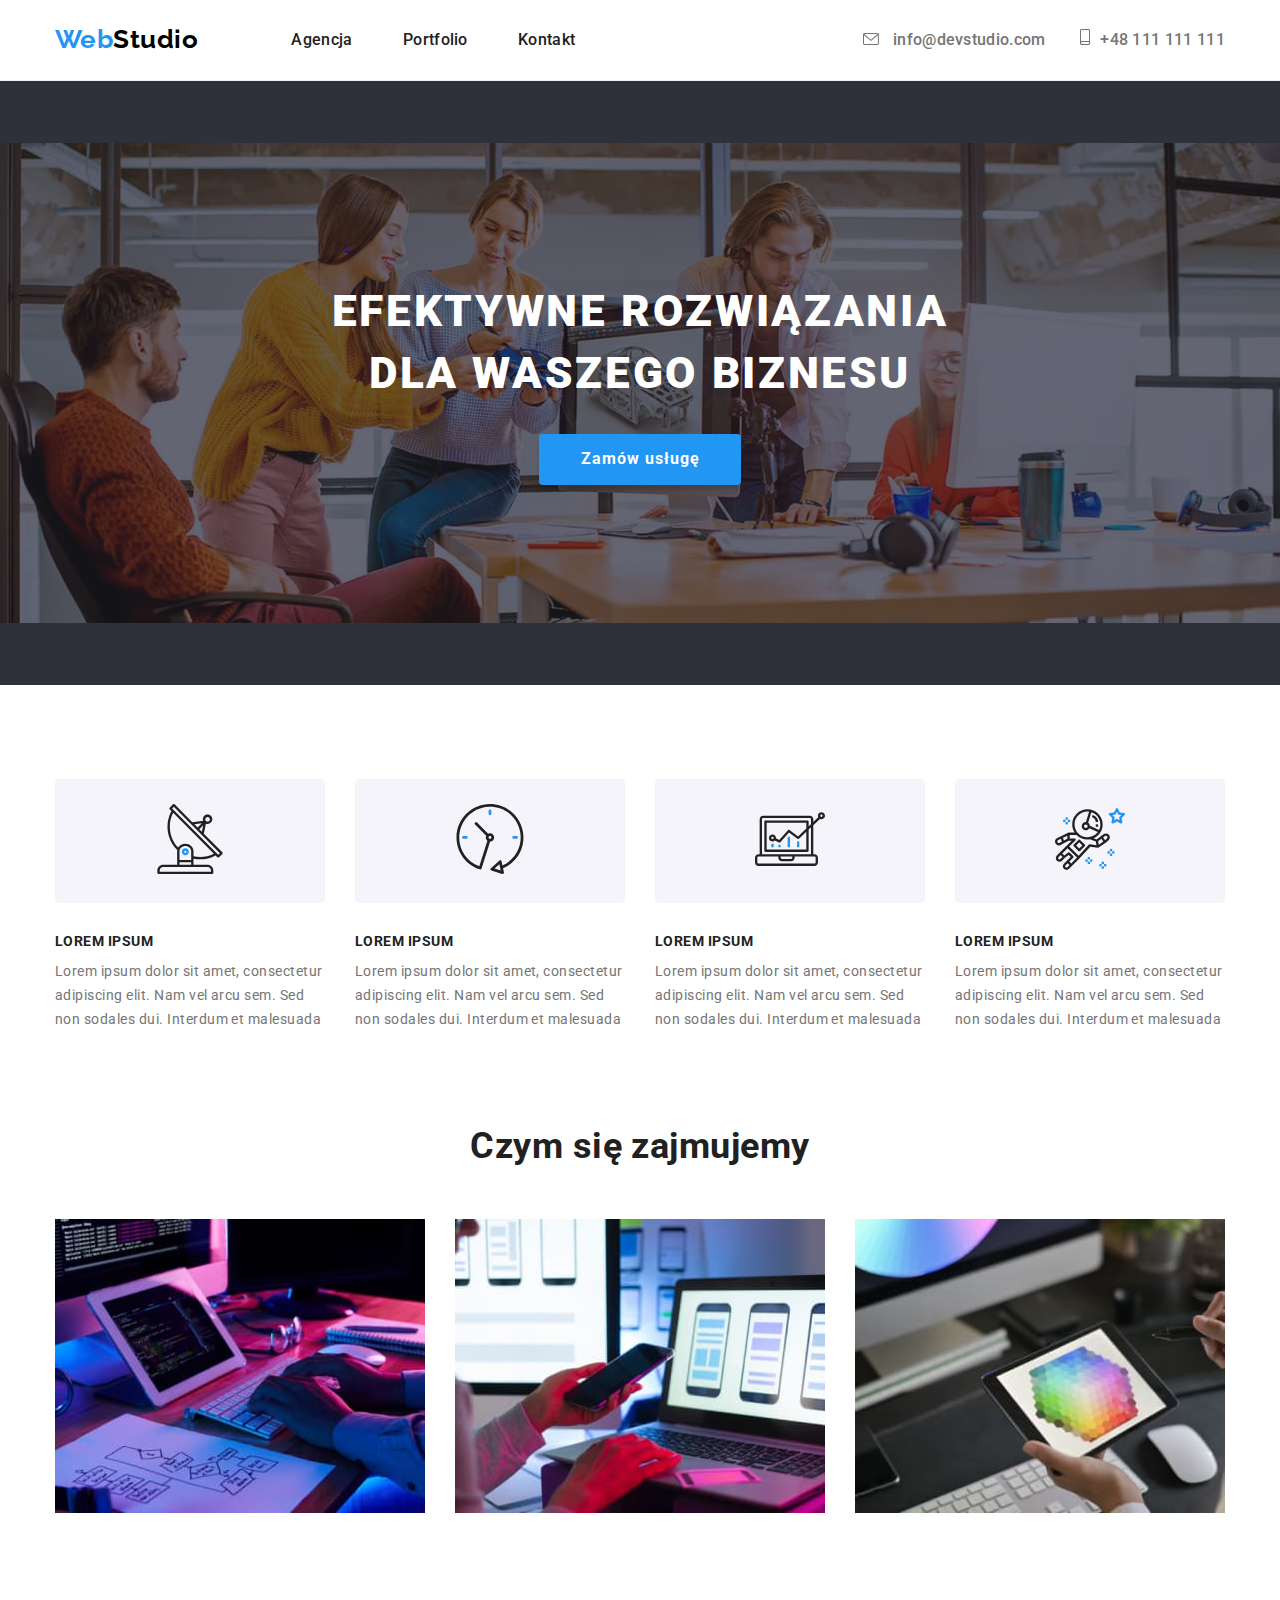
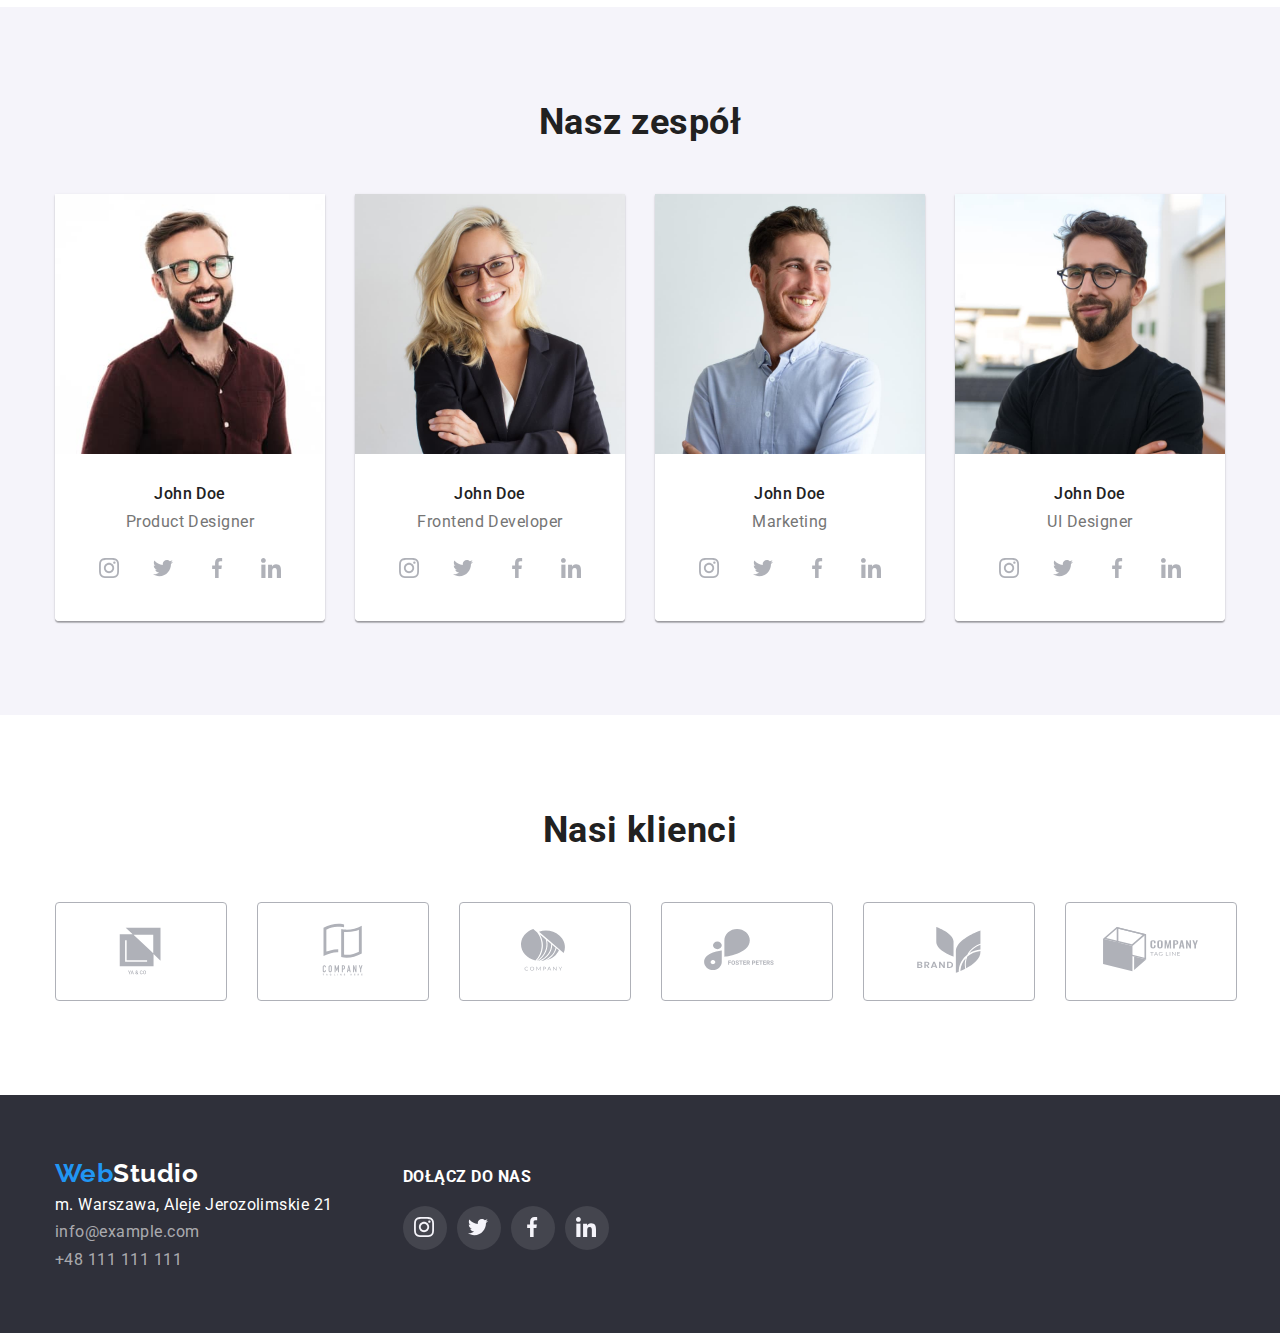
<file: index.html>
<!DOCTYPE html>
<html lang="pl">
  <head>
    <meta charset="utf-8" />
    <meta name="description" content="Nauka podstaw HTML5 dla początkujących" />
    <title>WebStudio</title>
    <link rel="stylesheet" href="./css/modern-normalize.css" />
    <link rel="stylesheet" href="./css/styles.css" />
    <link rel="preconnect" href="https://fonts.googleapis.com" />
    <link rel="preconnect" href="https://fonts.gstatic.com" crossorigin />
    <link
      href="https://fonts.googleapis.com/css2?family=Raleway:wght@700&family=Roboto:wght@400;500;700;900&display=swap"
      rel="stylesheet"
    />
  </head>
  <body>
    <header>
      <div class="container">
        <div class="page-header">
          <div class="navigation-bar">
            <a class="logo" href="./index.html"
              ><span class="highlight">Web</span>Studio</a
            >
            <nav class="navigation">
              <a href="#" class="link">Agencja</a>
              <a href="./portfolio.html" class="link">Portfolio</a>
              <a href="#" class="link">Kontakt</a>
            </nav>
          </div>
          <div class="contact-header">
            <a href="mailto:info@devstudio.com" class="contact">
              <svg class="header-icons" width="16" height="12">
                <use href="./images/icons.svg#icon-envelope"></use>
              </svg>
              info@devstudio.com</a
            >

            <a href="tel:+48111111111" class="contact"
              ><svg class="header-icons" width="10" height="16">
                <use href="./images/icons.svg#icon-smartphone"></use></svg
              >+48 111 111 111</a
            >
          </div>
        </div>
      </div>
    </header>
    <main>
      <section>
        <div class="main-section section">
          <h1 class="main-text">
            EFEKTYWNE ROZWIĄZANIA<br />DLA WASZEGO BIZNESU
          </h1>
          <button type="button" class="main-button">Zamów usługę</button>
        </div>
      </section>
      <section class="section">
        <div class="container">
          <ul class="title-list">
            <li class="title-list-item">
              <div class="title-picture">
                <svg class="title-icons" width="270" height="120">
                  <use href="./images/icons.svg#icon-antenna-1"></use>
                </svg>
              </div>
              <h3 class="title">LOREM IPSUM</h3>
              <p class="text">
                Lorem ipsum dolor sit amet, consectetur adipiscing elit. Nam vel
                arcu sem. Sed non sodales dui. Interdum et malesuada
              </p>
            </li>
            <li class="title-list-item">
              <div class="title-picture">
                <svg class="title-icons" width="270" height="120">
                  <use href="./images/icons.svg#icon-clock-1"></use>
                </svg>
              </div>
              <h3 class="title">LOREM IPSUM</h3>
              <p class="text">
                Lorem ipsum dolor sit amet, consectetur adipiscing elit. Nam vel
                arcu sem. Sed non sodales dui. Interdum et malesuada
              </p>
            </li>
            <li class="title-list-item">
              <div class="title-picture">
                <svg class="title-icons" width="270" height="120">
                  <use href="./images/icons.svg#icon-diagram-1"></use>
                </svg>
              </div>
              <h3 class="title">LOREM IPSUM</h3>
              <p class="text">
                Lorem ipsum dolor sit amet, consectetur adipiscing elit. Nam vel
                arcu sem. Sed non sodales dui. Interdum et malesuada
              </p>
            </li>
            <li class="title-list-item">
              <div class="title-picture">
                <svg class="title-icons" width="270" height="120">
                  <use href="./images/icons.svg#icon-astronaut-1"></use>
                </svg>
              </div>
              <h3 class="title">LOREM IPSUM</h3>
              <p class="text">
                Lorem ipsum dolor sit amet, consectetur adipiscing elit. Nam vel
                arcu sem. Sed non sodales dui. Interdum et malesuada
              </p>
            </li>
          </ul>
        </div>
      </section>
      <section class="section addition">
        <div class="container">
          <h2 class="section-title">Czym się zajmujemy</h2>
          <div class="section-one">
            <figure class="image">
              <img
                src="images/main1.jpg"
                alt="Projektowanie schematu strony."
                width="370"
                height="294"
              />
            </figure>
            <figure class="image">
              <img
                src="images/main2.jpg"
                alt="Dobór mobilnego układu strony."
                width="370"
                height="294"
              />
            </figure>
            <figure class="image">
              <img
                src="images/main3.jpg"
                alt="Wybór kolorów."
                width="370"
                height="294"
              />
            </figure>
          </div>
        </div>
      </section>
      <section class="section-title-backgroundsection section">
        <div class="container">
          <h2 class="section-title">Nasz zespół</h2>
          <div class="section-two">
            <figure class="team-card">
              <img
                src="images/team1.jpg"
                alt="Zdjęcie Johnego Doe."
                width="270"
                height="260"
              />
              <figcaption class="name-card">
                <h3 class="name">John Doe</h3>
                <p class="job">Product Designer</p>
                <div class="team-sm">
                  <a href="#" class="team-sm-icon-frame">
                    <svg class="team-sm-icons" width="20" height="20">
                      <use href="./images/icons.svg#icon-instagram-2"></use>
                    </svg>
                  </a>
                  <a href="#" class="team-sm-icon-frame">
                    <svg class="team-sm-icons" width="20" height="20">
                      <use href="./images/icons.svg#icon-twitter-1"></use>
                    </svg>
                  </a>
                  <a href="#" class="team-sm-icon-frame">
                    <svg class="team-sm-icons" width="20" height="20">
                      <use href="./images/icons.svg#icon-facebook-1"></use>
                    </svg>
                  </a>
                  <a href="#" class="team-sm-icon-frame">
                    <svg class="team-sm-icons" width="20" height="20">
                      <use href="./images/icons.svg#icon-linkedin-1"></use>
                    </svg>
                  </a>
                </div>
              </figcaption>
            </figure>
            <figure class="team-card">
              <img
                src="images/team2.jpg"
                alt="Zdjęcie Johnego Doe."
                width="270"
                height="260"
              />
              <figcaption class="name-card">
                <h3 class="name">John Doe</h3>
                <p class="job">Frontend Developer</p>
                <div class="team-sm">
                  <a href="#" class="team-sm-icon-frame">
                    <svg class="team-sm-icons" width="20" height="20">
                      <use href="./images/icons.svg#icon-instagram-2"></use>
                    </svg>
                  </a>
                  <a href="#" class="team-sm-icon-frame">
                    <svg class="team-sm-icons" width="20" height="20">
                      <use href="./images/icons.svg#icon-twitter-1"></use>
                    </svg>
                  </a>
                  <a href="#" class="team-sm-icon-frame">
                    <svg class="team-sm-icons" width="20" height="20">
                      <use href="./images/icons.svg#icon-facebook-1"></use>
                    </svg>
                  </a>
                  <a href="#" class="team-sm-icon-frame">
                    <svg class="team-sm-icons" width="20" height="20">
                      <use href="./images/icons.svg#icon-linkedin-1"></use>
                    </svg>
                  </a>
                </div>
              </figcaption>
            </figure>
            <figure class="team-card">
              <img
                src="images/team3.jpg"
                alt="Zdjęcie Johnego Doe."
                width="270"
                height="260"
              />
              <figcaption class="name-card">
                <h3 class="name">John Doe</h3>
                <p class="job">Marketing</p>
                <div class="team-sm">
                  <a href="#" class="team-sm-icon-frame">
                    <svg class="team-sm-icons" width="20" height="20">
                      <use href="./images/icons.svg#icon-instagram-2"></use>
                    </svg>
                  </a>
                  <a href="#" class="team-sm-icon-frame">
                    <svg class="team-sm-icons" width="20" height="20">
                      <use href="./images/icons.svg#icon-twitter-1"></use>
                    </svg>
                  </a>
                  <a href="#" class="team-sm-icon-frame">
                    <svg class="team-sm-icons" width="20" height="20">
                      <use href="./images/icons.svg#icon-facebook-1"></use>
                    </svg>
                  </a>
                  <a href="#" class="team-sm-icon-frame">
                    <svg class="team-sm-icons" width="20" height="20">
                      <use href="./images/icons.svg#icon-linkedin-1"></use>
                    </svg>
                  </a>
                </div>
              </figcaption>
            </figure>
            <figure class="team-card">
              <img
                src="images/team4.jpg"
                alt="Zdjęcie Johnego Doe."
                width="270"
                height="260"
              />
              <figcaption class="name-card">
                <h3 class="name">John Doe</h3>
                <p class="job">UI Designer</p>
                <div class="team-sm">
                  <div class="team-sm">
                    <a href="#" class="team-sm-icon-frame">
                      <svg class="team-sm-icons" width="20" height="20">
                        <use href="./images/icons.svg#icon-instagram-2"></use>
                      </svg>
                    </a>
                    <a href="#" class="team-sm-icon-frame">
                      <svg class="team-sm-icons" width="20" height="20">
                        <use href="./images/icons.svg#icon-twitter-1"></use>
                      </svg>
                    </a>
                    <a href="#" class="team-sm-icon-frame">
                      <svg class="team-sm-icons" width="20" height="20">
                        <use href="./images/icons.svg#icon-facebook-1"></use>
                      </svg>
                    </a>
                    <a href="#" class="team-sm-icon-frame">
                      <svg class="team-sm-icons" width="20" height="20">
                        <use href="./images/icons.svg#icon-linkedin-1"></use>
                      </svg>
                    </a>
                  </div>
              </figcaption>
            </figure>
          </div>
        </div>
      </section>
      <section class="our-customers section">
        <div class="container">
          <h2 class="section-title">Nasi klienci</h2>
          <div class="customer-box">
            <div class="customers-picture">
              <svg class="customer-icons" width="170" height="92">
                <use href="./images/icons.svg#icon-Logo"></use>
              </svg>
            </div>
            <div class="customers-picture">
              <svg class="customer-icons" width="170" height="92">
                <use href="./images/icons.svg#icon-Logo-2"></use>
              </svg>
            </div>
            <div class="customers-picture">
              <svg class="customer-icons" width="170" height="92">
                <use href="./images/icons.svg#icon-Logo-3"></use>
              </svg>
            </div>
            <div class="customers-picture">
              <svg class="customer-icons" width="170" height="92">
                <use href="./images/icons.svg#icon-Logo-4"></use>
              </svg>
            </div>
            <div class="customers-picture">
              <svg class="customer-icons" width="170" height="92">
                <use href="./images/icons.svg#icon-Logo-5"></use>
              </svg>
            </div>
            <div class="customers-picture">
              <svg class="customer-icons" width="170" height="92">
                <use href="./images/icons.svg#icon-Logo-6"></use>
              </svg>
            </div>
          </div>
        </div>
      </section>
    </main>
    <footer class="footer">
      <div class="container">
        <div class="footer-section">
          <div class="data">
            <p class="logo-footer"><span class="highlight">Web</span>Studio</p>
            <address class="address">
              m. Warszawa, Aleje Jerozolimskie 21 <br />
              <a href="mailto:info@example.com" class="contact-footer"
                >info@example.com</a
              >
              <br />
              <a href="tel:+48111111111" class="contact-footer"
                >+48 111 111 111</a
              >
            </address>
          </div>
          <div class="social-media">
            <p class="sm-text">DOŁĄCZ DO NAS</p>
            <div class="sm-icons-panel">
                <a href="#" class="sm-icon-frame">
                  <svg class="sm-icons" width="20" height="20">
                    <use href="./images/icons.svg#icon-instagram-2"></use>
                  </svg>
                </a>
                <a href="#" class="sm-icon-frame">
                  <svg class="sm-icons" width="20" height="20">
                    <use href="./images/icons.svg#icon-twitter-1"></use>
                  </svg>
                </a>
                <a href="#" class="sm-icon-frame">
                  <svg class="sm-icons" width="20" height="20">
                    <use href="./images/icons.svg#icon-facebook-1"></use>
                  </svg>
                </a>
                <a href="#" class="sm-icon-frame">
                  <svg class="sm-icons" width="20" height="20">
                    <use href="./images/icons.svg#icon-linkedin-1"></use>
                  </svg>
                </a>
            </div>
          </div>
        </div>
      </div>
    </footer>
  </body>
</html>
</file>
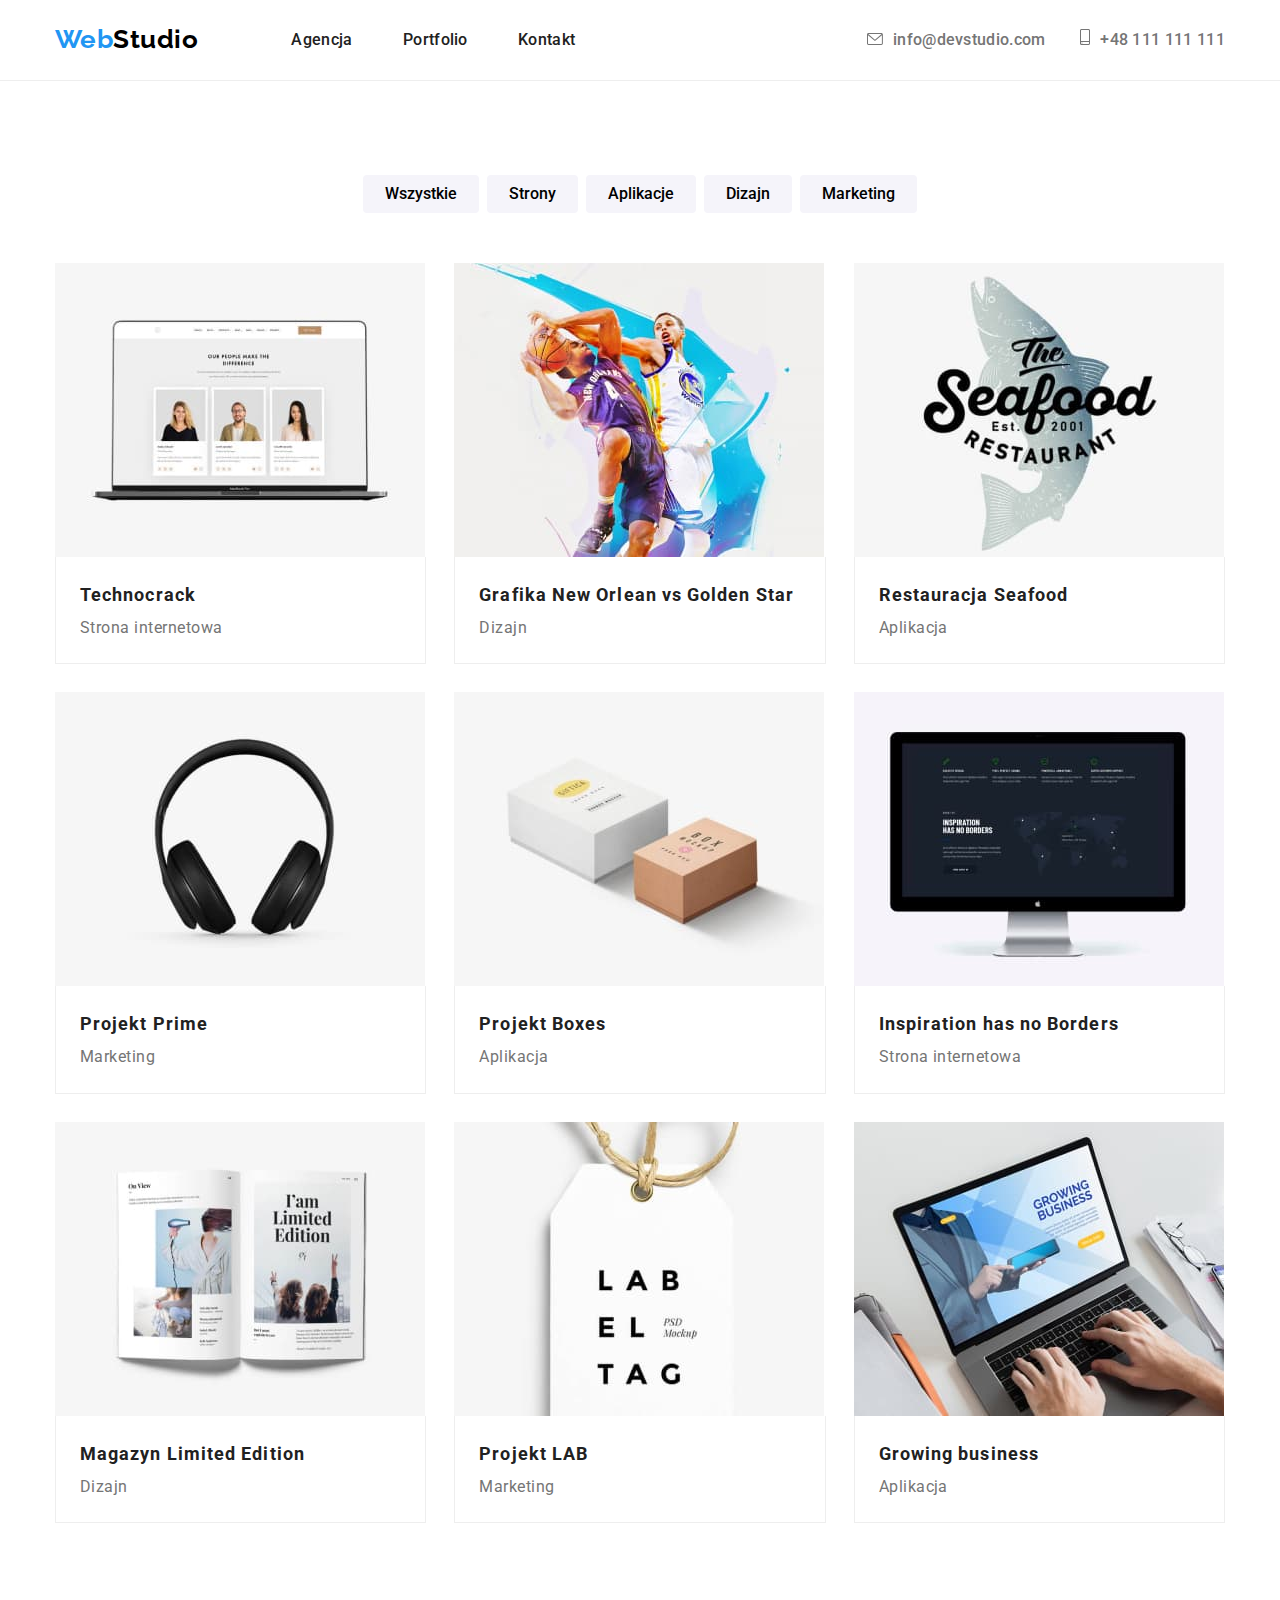
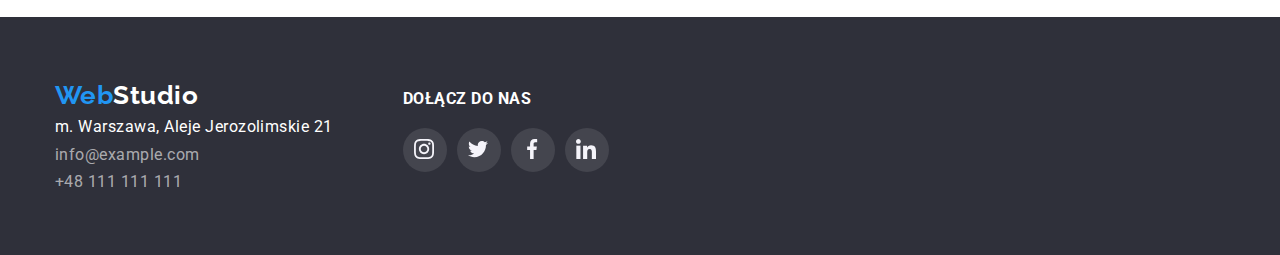
<file: portfolio.html>
<!DOCTYPE html>
<html lang="pl">
  <head>
    <meta charset="utf-8" />
    <meta
      name="portfolio"
      content="Projekty graficzne dla różnych produktów."
    />
    <title>WebStudio</title>
    <link rel="stylesheet" href="./css/modern-normalize.css" />
    <link rel="stylesheet" href="./css/styles.css" />
    <link rel="preconnect" href="https://fonts.googleapis.com" />
    <link rel="preconnect" href="https://fonts.gstatic.com" crossorigin />
    <link
      href="https://fonts.googleapis.com/css2?family=Raleway:wght@700&family=Roboto:wght@400;500;700;900&display=swap"
      rel="stylesheet"
    />
  </head>
  <body>
    <header>
      <div class="container">
        <div class="page-header">
          <div class="navigation-bar">
            <a class="logo" href="./index.html"
              ><span class="highlight">Web</span>Studio</a
            >
            <nav class="navigation">
              <a href="#" class="link">Agencja</a>
              <a href="./portfolio.html" class="link">Portfolio</a>
              <a href="#" class="link">Kontakt</a>
            </nav>
          </div>
          <div class="contact-header">
            <a href="mailto:info@devstudio.com" class="contact">
              <svg class="header-icons" width="16" height="12">
                <use href="./images/icons.svg#icon-envelope"></use></svg
              >info@devstudio.com</a
            >

            <a href="tel:+48111111111" class="contact"
              ><svg class="header-icons" width="10" height="16">
                <use href="./images/icons.svg#icon-smartphone"></use></svg
              >+48 111 111 111</a
            >
          </div>
        </div>
      </div>
    </header>
    <main>
      <section class="section">
        <div class="container">
          <ul class="category-buttons">
            <li><button type="button" class="button">Wszystkie</button></li>
            <li><button type="button" class="button">Strony</button></li>
            <li><button type="button" class="button">Aplikacje</button></li>
            <li><button type="button" class="button">Dizajn</button></li>
            <li><button type="button" class="button">Marketing</button></li>
          </ul>
          <div class="items">
            <figure class="item-box">
              <img
                class="item-image"
                src="images/technocrack-website.jpg"
                alt="Widok strony internetowej Technocrack."
                width="370"
                height="294"
              />
              <figcaption class="portfolio-title">
                <h3 class="portfolio-name">Technocrack</h3>
                <p class="portfolio-type">Strona internetowa</p>
              </figcaption>
            </figure>
            <figure class="item-box">
              <img
                class="item-image"
                src="images/basketball-graphics.jpg"
                alt="Zdjęcie dwóch koszykarzy"
                width="370"
                height="294"
              />
              <figcaption class="portfolio-title">
                <h3 class="portfolio-name">
                  Grafika New Orlean vs Golden Star
                </h3>
                <p class="portfolio-type">Dizajn</p>
              </figcaption>
            </figure>
            <figure class="item-box">
              <img
                class="item-image"
                src="images/seafood-logo.jpg"
                alt="Logo The Seafood Restaurant"
                width="370"
                height="294"
              />
              <figcaption class="portfolio-title">
                <h3 class="portfolio-name">Restauracja Seafood</h3>
                <p class="portfolio-type">Aplikacja</p>
              </figcaption>
            </figure>
            <figure class="item-box">
              <img
                class="item-image"
                src="images/headphones.jpg"
                alt="Zdjęcie słuchawek nausznych."
                width="370"
                height="294"
              />
              <figcaption class="portfolio-title">
                <h3 class="portfolio-name">Projekt Prime</h3>
                <p class="portfolio-type">Marketing</p>
              </figcaption>
            </figure>
            <figure class="item-box">
              <img
                class="item-image"
                src="images/projekt-boxes.jpg"
                alt="Zdjęcie pudełek."
                width="370"
                height="294"
              />
              <figcaption class="portfolio-title">
                <h3 class="portfolio-name">Projekt Boxes</h3>
                <p class="portfolio-type">Aplikacja</p>
              </figcaption>
            </figure>
            <figure class="item-box">
              <img
                class="item-image"
                src="images/no-borders-inspirations.jpg"
                alt="Widok strony internetowej Inspiration has no Borders."
                width="370"
                height="294"
              />
              <figcaption class="portfolio-title">
                <h3 class="portfolio-name">Inspiration has no Borders</h3>
                <p class="portfolio-type">Strona internetowa</p>
              </figcaption>
            </figure>
            <figure class="item-box">
              <img
                class="item-image"
                src="images/limited-edition-magazine.jpg"
                alt="Zdjęcie magazynu Limited Edition."
                width="370"
                height="294"
              />
              <figcaption class="portfolio-title">
                <h3 class="portfolio-name">Magazyn Limited Edition</h3>
                <p class="portfolio-type">Dizajn</p>
              </figcaption>
            </figure>
            <figure class="item-box">
              <img
                class="item-image"
                src="images/projekt-lab.jpg"
                alt="Zdjęcie etykiety."
                width="370"
                height="294"
              />
              <figcaption class="portfolio-title">
                <h3 class="portfolio-name">Projekt LAB</h3>
                <p class="portfolio-type">Marketing</p>
              </figcaption>
            </figure>
            <figure class="item-box">
              <img
                class="item-image"
                src="images/growing-business.jpg"
                alt="Widok aplikacji Growing business"
                width="370"
                height="294"
              />
              <figcaption class="portfolio-title">
                <h3 class="portfolio-name">Growing business</h3>
                <p class="portfolio-type">Aplikacja</p>
              </figcaption>
            </figure>
          </div>
        </div>
      </section>
    </main>
    <footer class="footer">
      <div class="container">
        <div class="footer-section">
          <div class="data">
            <p class="logo-footer"><span class="highlight">Web</span>Studio</p>
            <address class="address">
              m. Warszawa, Aleje Jerozolimskie 21 <br />
              <a href="mailto:info@example.com" class="contact-footer"
                >info@example.com</a
              >
              <br />
              <a href="tel:+48111111111" class="contact-footer"
                >+48 111 111 111</a
              >
            </address>
          </div>
          <div class="social-media">
            <p class="sm-text">DOŁĄCZ DO NAS</p>
            <div class="sm-icons-panel">
              <a href="#" class="sm-icon-frame">
                <svg class="sm-icons" width="20" height="20">
                  <use href="./images/icons.svg#icon-instagram-2"></use>
                </svg>
              </a>
              <a href="#" class="sm-icon-frame">
                <svg class="sm-icons" width="20" height="20">
                  <use href="./images/icons.svg#icon-twitter-1"></use>
                </svg>
              </a>
              <a href="#" class="sm-icon-frame">
                <svg class="sm-icons" width="20" height="20">
                  <use href="./images/icons.svg#icon-facebook-1"></use>
                </svg>
              </a>
              <a href="#" class="sm-icon-frame">
                <svg class="sm-icons" width="20" height="20">
                  <use href="./images/icons.svg#icon-linkedin-1"></use>
                </svg>
              </a>
            </div>
          </div>
        </div>
      </div>
    </footer>
  </body>
</html>
</file>
<file: css/styles.css>
:root {
  --highlights: #2196f3;
  --titles: #212121;
  --logo: #000000;
  --mainandaddress: #ffffff;
  --dark-grey: #2f303a;
  --cream: #f5f4fa;
  --light-grey: #757575;
}

h1,
h2,
h3,
p,
ul,
figure {
  margin: 0;
}

ul {
  padding: 0;
  list-style: none;
}

a {
  color: inherit;
  text-decoration: none;
}

img {
  display: block;
}

body {
  font-family: "Roboto", "Montserrat", "Open Sans", "Arial", sans-serif;
  color: var(--titles);
  letter-spacing: 0.03em;
  margin: 0;
}

.section {
  padding-top: 94px;
  padding-bottom: 94px;
}

.container {
  max-width: 1200px;
  padding-left: 15px;
  padding-right: 15px;
  margin: 0 auto;
}

.logo {
  font-weight: 700;
  font-size: 26px;
  color: var(--logo);
  font-family: "Raleway", sans-serif;
  line-height: 1.2;
  margin-right: 93px;
}
.highlight {
  color: var(--highlights);
}
.navigation {
  font-weight: 500;
  line-height: 1.2;
  letter-spacing: 0.02em;
}

.link:not(:last-child) {
  margin-right: 46px;
}

.link:focus,
.link:active,
.link:hover {
  color: var(--highlights);
}

.contact {
  font-weight: 500;
  color: var(--light-grey);
  line-height: 1.2;
  letter-spacing: 0.02em;
  fill: var(--light-grey);
}

.contact:last-child {
  margin-left: 30px;
}

.contact:focus,
.contact:active,
.contact:hover {
  color: var(--highlights);
  fill: var(--highlights);
}

.main-section {
  background-image: linear-gradient(
      to top,
      rgba(47, 48, 58, 0.4),
      rgba(47, 48, 58, 0.4)
    ),
    url("../images/background-image.jpg");

  background-color: var(--dark-grey);
  background-repeat: no-repeat;
  background-size: contain;
  background-position: 50% 50%;
  display: flex;
  flex-direction: column;
  align-items: center;
  justify-content: center;
  padding-top: 200px;
  padding-bottom: 200px;
}

.main-text {
  font-weight: 900;
  font-size: 44px;
  color: var(--mainandaddress);
  line-height: 1.4;
  text-align: center;
  letter-spacing: 0.06em;
  margin-bottom: 30px;
}

.main-button {
  background-color: var(--highlights);
  color: var(--mainandaddress);
  font-weight: 700;
  font-size: 16px;
  cursor: pointer;
  line-height: 1.9;
  letter-spacing: 0.06em;
  padding-top: 10px;
  padding-bottom: 10px;
  padding-left: 42px;
  padding-right: 41px;
  text-align: center;
  border-radius: 4px;
  border: 0;
  box-shadow: 0px 4px 4px rgba(0, 0, 0, 0.15);
}

.category-buttons {
  display: flex;
  justify-content: center;
  align-items: center;
  gap: 8px;
  margin-bottom: 50px;
}
.category-buttons:focus {
  color: var(--highlights);
}

.button {
  font-weight: 500;
  font-size: 16px;
  cursor: pointer;
  line-height: 1.6;
  padding-left: 22px;
  padding-right: 22px;
  padding-top: 6px;
  padding-bottom: 6px;
  border-radius: 4px;
  background-color: var(--cream);
  border: 0;
}

.button:focus,
.button:active,
.button:hover {
  background-color: var(--highlights);
  color: var(--mainandaddress);
  box-shadow: 0px 3px 1px rgba(0, 0, 0, 0.1), 0px 1px 2px rgba(0, 0, 0, 0.08),
    0px 2px 2px rgba(0, 0, 0, 0.12);
}

.footer {
  background-color: var(--dark-grey);
  padding-top: 60px;
  padding-bottom: 60px;
}
.logo-footer {
  font-family: "Raleway", sans-serif;
  font-weight: 700;
  font-size: 26px;
  color: var(--mainandaddress);
  line-height: 1.4;
}
.address {
  color: var(--mainandaddress);
  line-height: 1.7;
  font-style: normal;
}

.contact-footer {
  color: rgba(255, 255, 255, 60%);
}

.contact-footer:focus,
.contact-footer:active {
  color: var(--highlights);
}

.title {
  line-height: 1.2;
  margin-bottom: 10px;
  font-size: 14px;
}

.text {
  color: var(--light-grey);
  font-size: 14px;
  line-height: 1.7;
}

.section-title {
  font-weight: 700;
  font-size: 36px;
  line-height: 1.2;
  text-align: center;
  margin-bottom: 50px;
}

.addition {
  padding-top: 0;
}
.section-title-backgroundsection {
  background-color: var(--cream);
}

.name-card {
  background-color: var(--mainandaddress);
  text-align: center;
  width: 270px;
  padding-top: 30px;
  padding-bottom: 30px;
  border-bottom-right-radius: 4px;
  border-bottom-left-radius: 4px;
}

.name {
  font-weight: 500;
  font-size: 16px;
  line-height: 1.2;
}

.job {
  font-weight: 400;
  color: var(--light-grey);
  margin-block-start: 0;
  margin-block-end: 0;
  margin-top: 10px;
  margin-bottom: 16px;
}

.portfolio-title {
  padding-top: 20px;
  padding-bottom: 20px;
  padding-left: 24px;
  padding-right: 24px;
  border-left: 1px solid #eeeeee;
  border-bottom: 1px solid #eeeeee;
  border-right: 1px solid #eeeeee;
}

.portfolio-name {
  font-weight: 700;
  font-size: 18px;
  line-height: 2;
  letter-spacing: 0.06em;
}

.portfolio-type {
  font-size: 16px;
  color: var(--light-grey);
  line-height: 1.9;
  font-weight: 400;
}

.page-header {
  display: flex;
  justify-content: space-between;
  padding-bottom: 25px;
  padding-top: 24px;
  align-items: center;
}

.navigation-bar {
  display: flex;
  align-items: center;
}

.section-one {
  display: flex;
  flex-wrap: nowrap;
  gap: 30px;
}

.image {
  flex-basis: calc((100% - 60px) / 3);
}

.section-two {
  display: flex;
  gap: 30px;
}

.team-card {
  flex-basis: calc((100% - 90px) / 4);
  box-shadow: 0px 1px 3px rgba(0, 0, 0, 0.12), 0px 1px 1px rgba(0, 0, 0, 0.14),
    0px 2px 1px rgba(0, 0, 0, 0.2);
  border-radius: 0px 0px 4px 4px;
}

.items {
  display: flex;
  flex-wrap: wrap;
  gap: 28px;
}

.item-box {
  flex-basis: calc((100% - 56px) / 3);
  margin: 0;
}

.item-box:hover {
  box-shadow: 0px 1px 1px rgba(0, 0, 0, 0.12), 0px 4px 4px rgba(0, 0, 0, 0.06),
    1px 4px 6px rgba(0, 0, 0, 0.16);
}

header {
  border-bottom: 1px solid #eeeeee;
}

.title-list {
  display: flex;
  gap: 30px;
}

.title-list-item {
  flex-basis: calc((100% - 90px) / 4);
}

.header-icons {
  margin-right: 10px;
}

.data {
  margin-right: 70px;
}
.footer-section {
  display: flex;
  align-items: baseline;
}

.sm-text {
  color: var(--mainandaddress);
  font-weight: 700;
  margin-bottom: 20px;
}

.sm-icons-panel {
  fill: var(--mainandaddress);
  display: flex;
  gap: 10px;
}

.title-icons {
  padding-top: 25px;
  padding-bottom: 25px;
}

.title-picture {
  background-color: var(--cream);
  border-radius: 4px;
  margin-bottom: 30px;
}

.sm-icons {
  fill: #f5f4fa;
}

.sm-icon-frame {
  width: 44px;
  height: 44px;
  border-radius: 50%;
  background-color: rgba(255, 255, 255, 0.1);
  padding: 11px;
}

.sm-icon-frame:hover,
.sm-icon-frame:active,
.sm-icon-frame:focus {
  background-color: var(--highlights);
}

.customer-box {
  display: flex;
  gap: 30px;
}
.customer-icons {
  fill: #afb1b8;
  padding-top: 17.1px;
  padding-bottom: 14.25px;
}

.customers-picture {
  border: 1px solid #afb1b8;
  border-radius: 4px;
  flex-basis: calc((100% - 150px) / 6);
}

.customers-picture:hover,
.customers-picture:active,
.customers-picture:focus,
.customer-icons:hover,
.customer-icons:active,
.customer-icons:focus {
  border-color: var(--highlights);
  fill: var(--highlights);
}

.team-sm {
  display: flex;
  gap: 10px;
  justify-content: center;
}

.team-sm-icon-frame {
  width: 44px;
  height: 44px;
  border-radius: 50%;
  padding: 11px;
}

.team-sm-icons {
  fill: #afb1b8;
}

.team-sm-icon-frame:hover,
.team-sm-icon-frame:focus,
.team-sm-icon-frame:hover .team-sm-icons,
.team-sm-icon-frame:focus .team-sm-icons {
  background-color: var(--highlights);
  fill: var(--mainandaddress);
}
</file>
